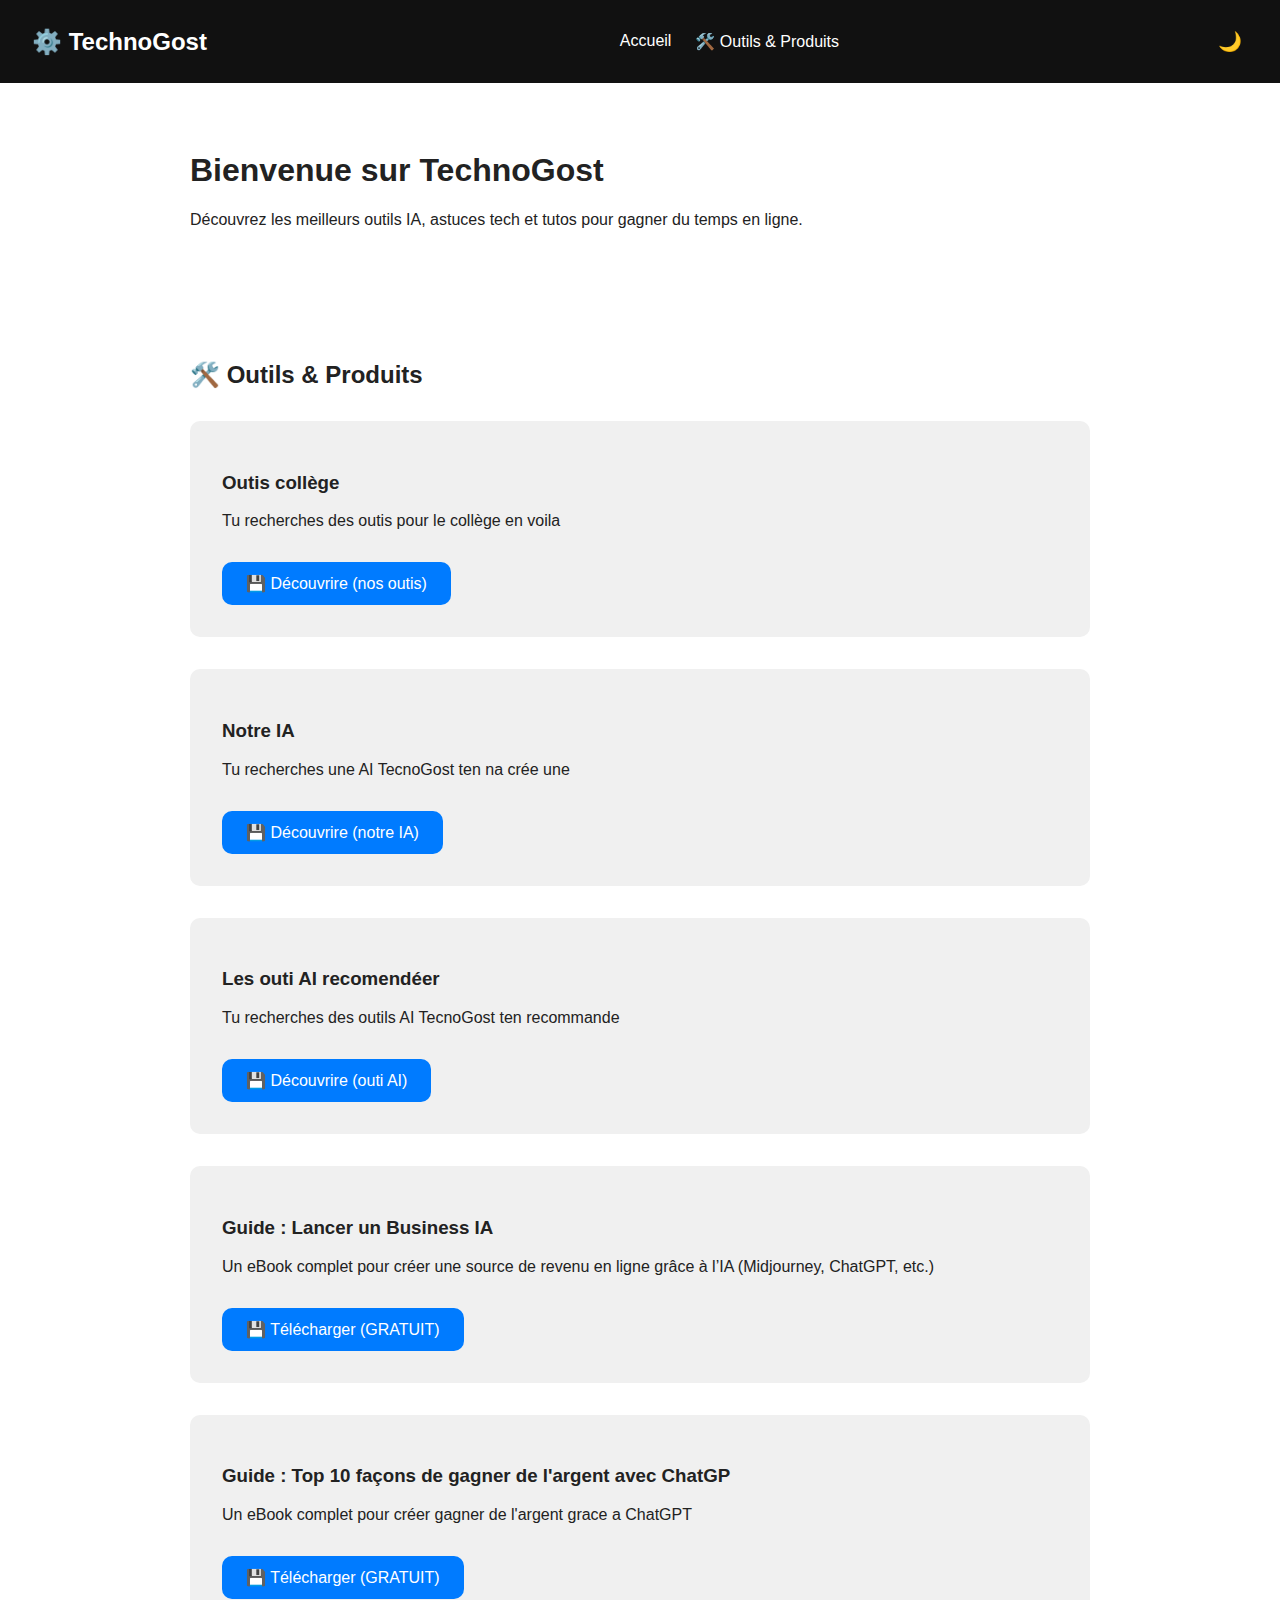
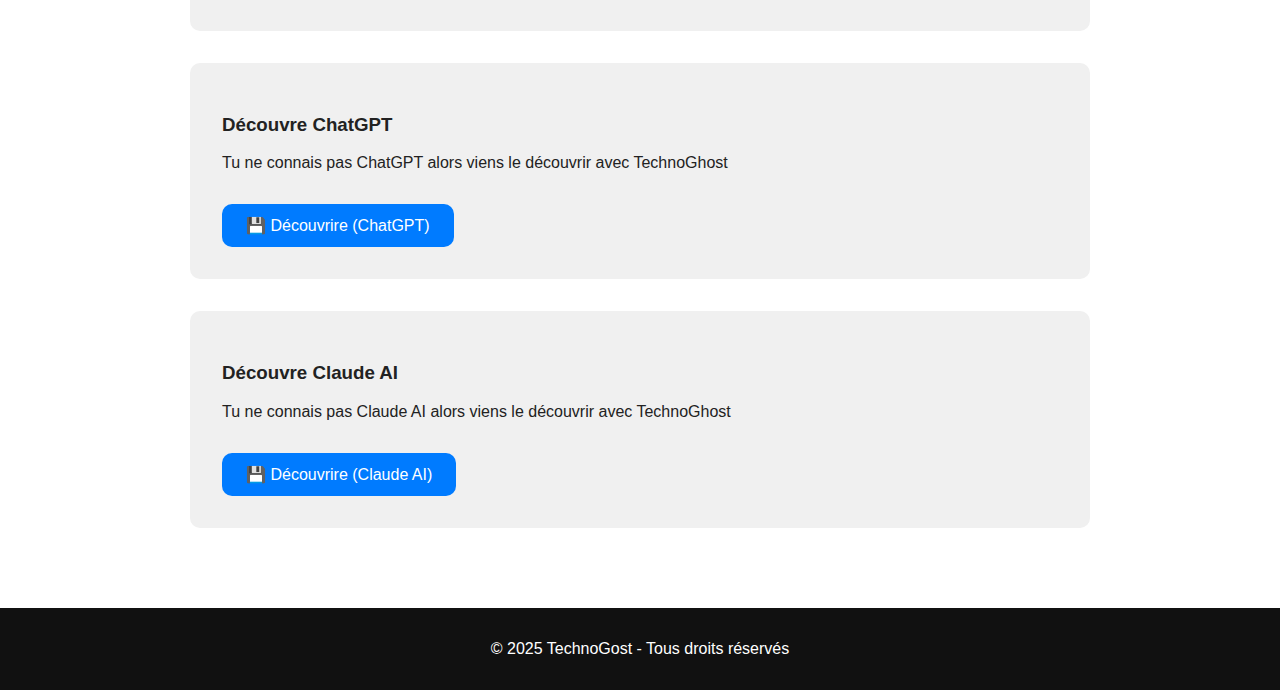
<file: index.html>
<!DOCTYPE html>
<html lang="fr">
<head>
  <meta charset="UTF-8" />
  <meta name="viewport" content="width=device-width, initial-scale=1.0"/>
  <title>TechnoGost - IA & Tech</title>
  <link rel="stylesheet" href="style.css" />
  <script defer src="script.js"></script>
</head>
<body>
  <header>
    <div class="logo">⚙️ TechnoGost</div>
    <nav>
      <ul>
        <li><a href="#accueil">Accueil</a></li>

        <!--
        <li><a href="#videos">Vidéos</a></li>
        -->

        <li><a href="#produits">🛠️ Outils & Produits</a></li>
      </ul>
    </nav>
    <button id="modeToggle">🌙</button>
  </header>

  <section id="accueil">
    <h1>Bienvenue sur TechnoGost</h1>
    <p>Découvrez les meilleurs outils IA, astuces tech et tutos pour gagner du temps en ligne.</p>
    <!--
    <a href="https://www.youtube.com/@TechboGost-flash" target="_blank" class="btn">📺 Voir la chaîne YouTube</a>
    -->
  </section>

<!--
  <section id="videos">
    <h2>🎥 Dernière vidéo</h2>
    <div class="video-container">
      <iframe width="560" height="315" src="https://www.youtube.com/shorts/4NPIL_VNzWo"
        title="Dernière vidéo" frameborder="0" allowfullscreen></iframe>
    </div>
  </section>
-->

  <section id="produits">
    <h2>🛠️ Outils & Produits</h2>

      <div class="product-card">
      <h3>Outis collège</h3>
      <p>Tu recherches des outis pour le collège en voila</p>
      <a href="Appcollège.html" class="btn">💾 Découvrire (nos outis)</a>
    </div>

      <div class="product-card">
      <h3>Notre IA</h3>
      <p>Tu recherches une AI TecnoGost ten na crée une</p>
      <a href="AI.html" class="btn">💾 Découvrire (notre IA)</a>
    </div>

      <div class="product-card">
      <h3>Les outi AI recomendéer</h3>
      <p>Tu recherches des outils AI TecnoGost ten recommande</p>
      <a href="page_outils_recommandes.html" class="btn">💾 Découvrire (outi AI)</a>
    </div>

    <div class="product-card">
      <h3>Guide : Lancer un Business IA</h3>
      <p>Un eBook complet pour créer une source de revenu en ligne grâce à l’IA (Midjourney, ChatGPT, etc.)</p>
      <a href="page_vente_guide_ia.html" class="btn">💾 Télécharger (GRATUIT)</a>
    </div>
      
    <div class="product-card">
      <h3>Guide : Top 10 façons de gagner de l'argent avec ChatGP</h3>
      <p>Un eBook complet pour créer gagner de l'argent grace a ChatGPT</p>
      <a href="page_telechargement_ebook.html" class="btn">💾 Télécharger (GRATUIT)</a>
    </div>

      <div class="product-card">
      <h3>Découvre ChatGPT</h3>
      <p>Tu ne connais pas ChatGPT alors viens le découvrir avec TechnoGhost</p>
      <a href="decouvrir_chatgpt_technogost.html" class="btn">💾 Découvrire (ChatGPT)</a>
    </div>

      <div class="product-card">
      <h3>Découvre Claude AI</h3>
      <p>Tu ne connais pas Claude AI alors viens le découvrir avec TechnoGhost</p>
      <a href="claudeaidecouvre.html" class="btn">💾 Découvrire (Claude AI)</a>
    </div>
  </section>

  <footer>
    <p>&copy; 2025 TechnoGost - Tous droits réservés</p>
  </footer>
</body>
</html>
</file>
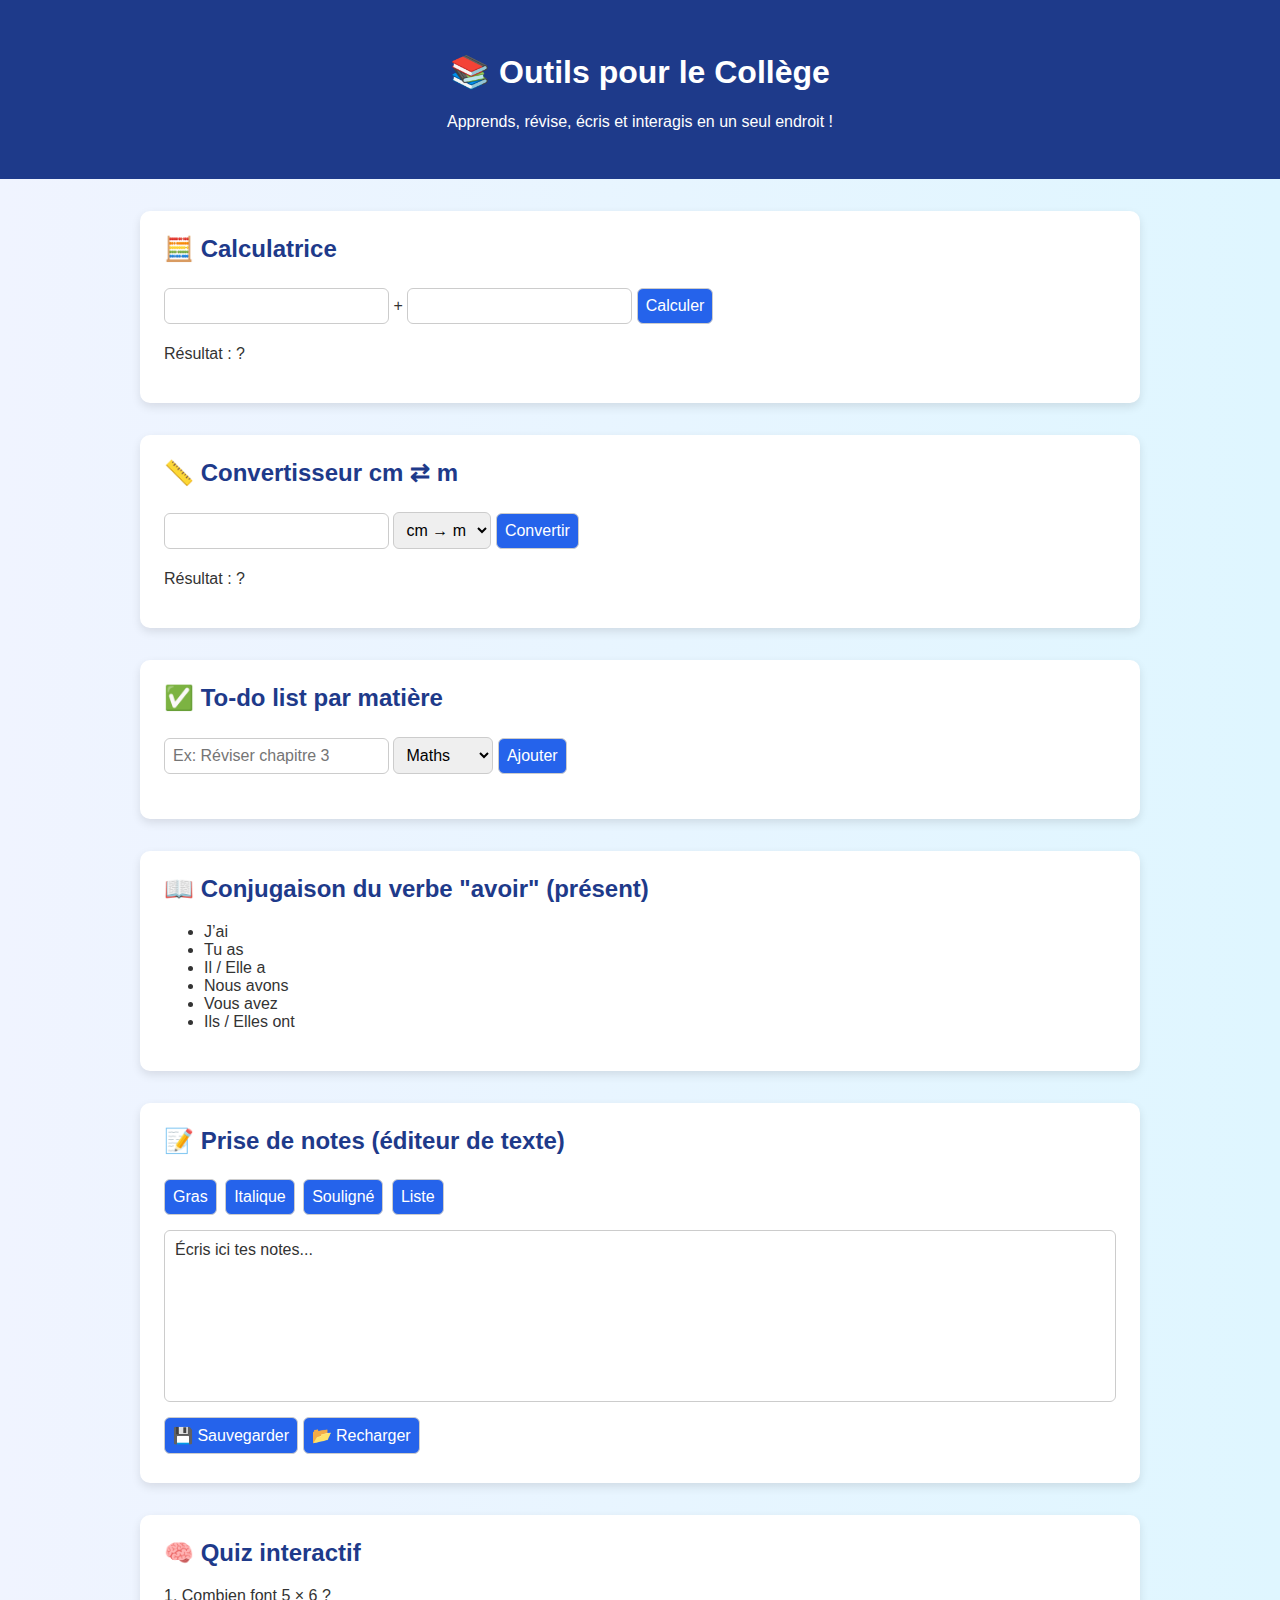
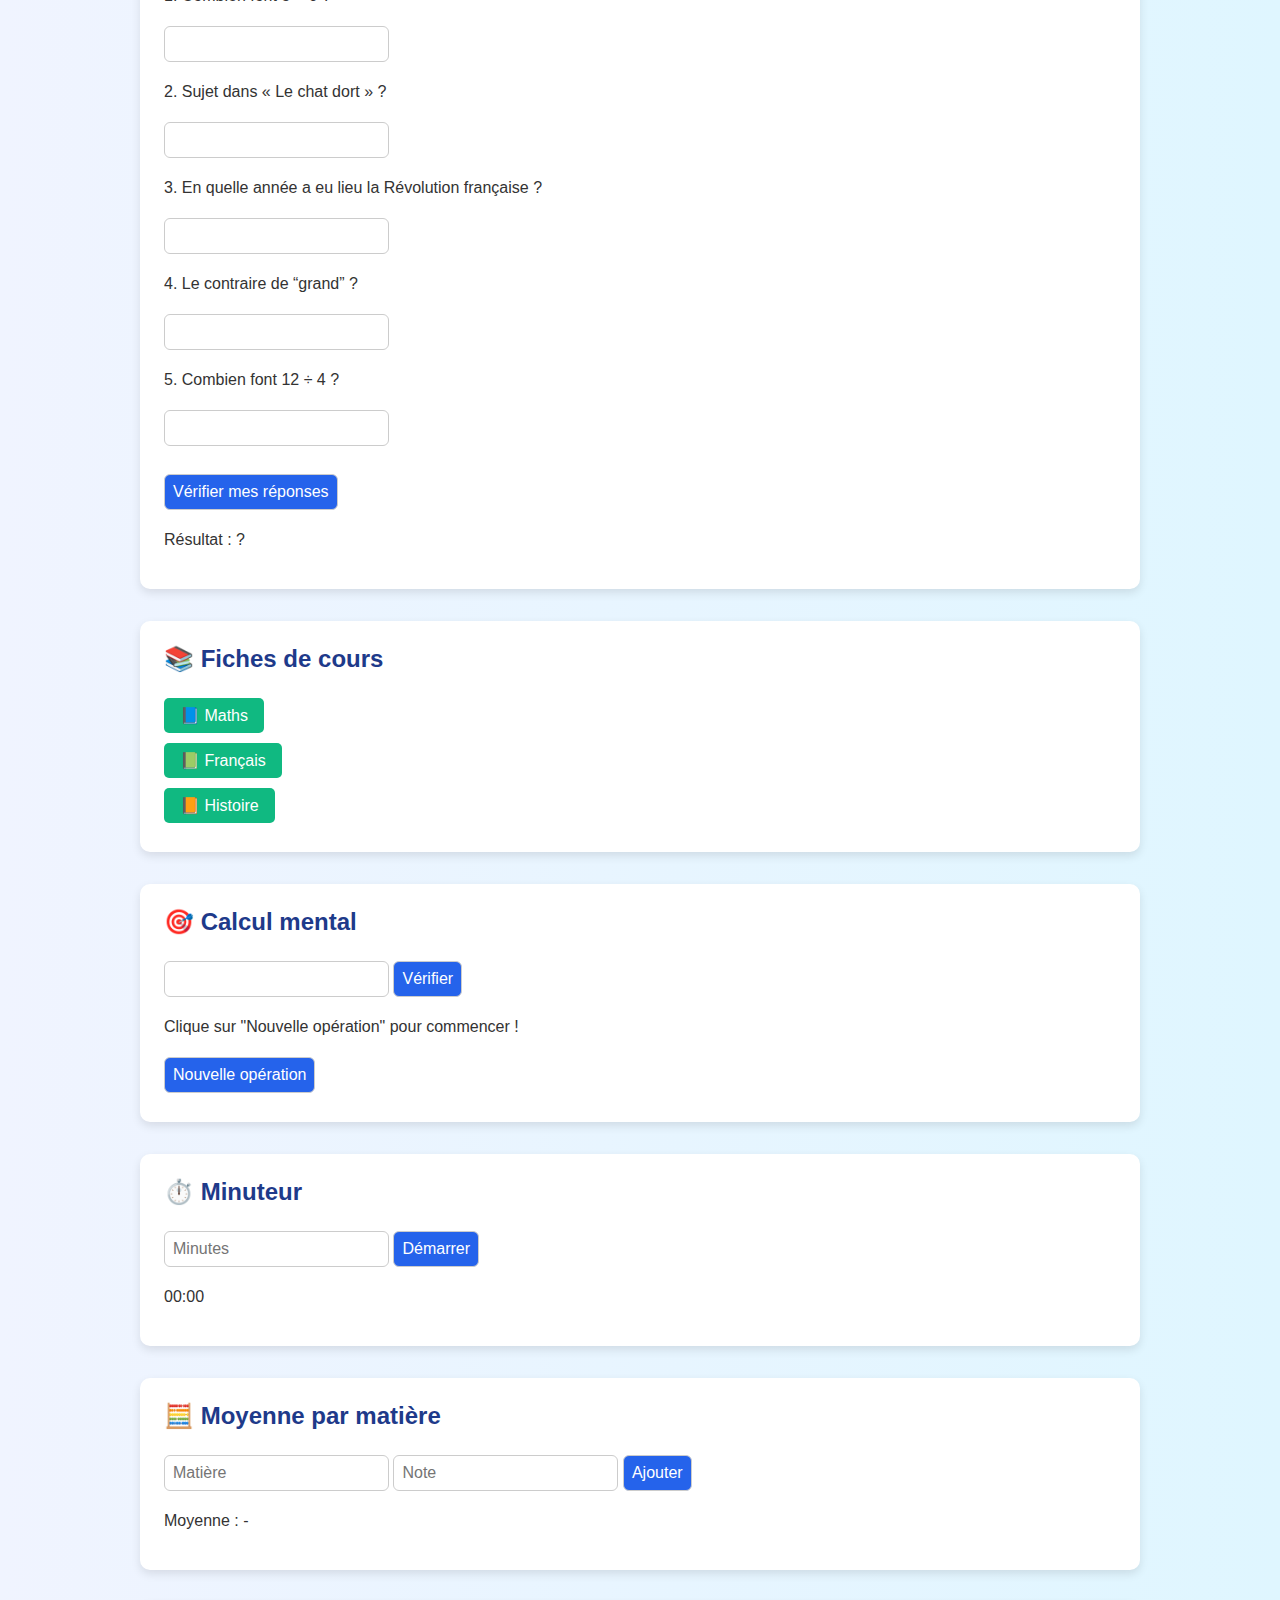
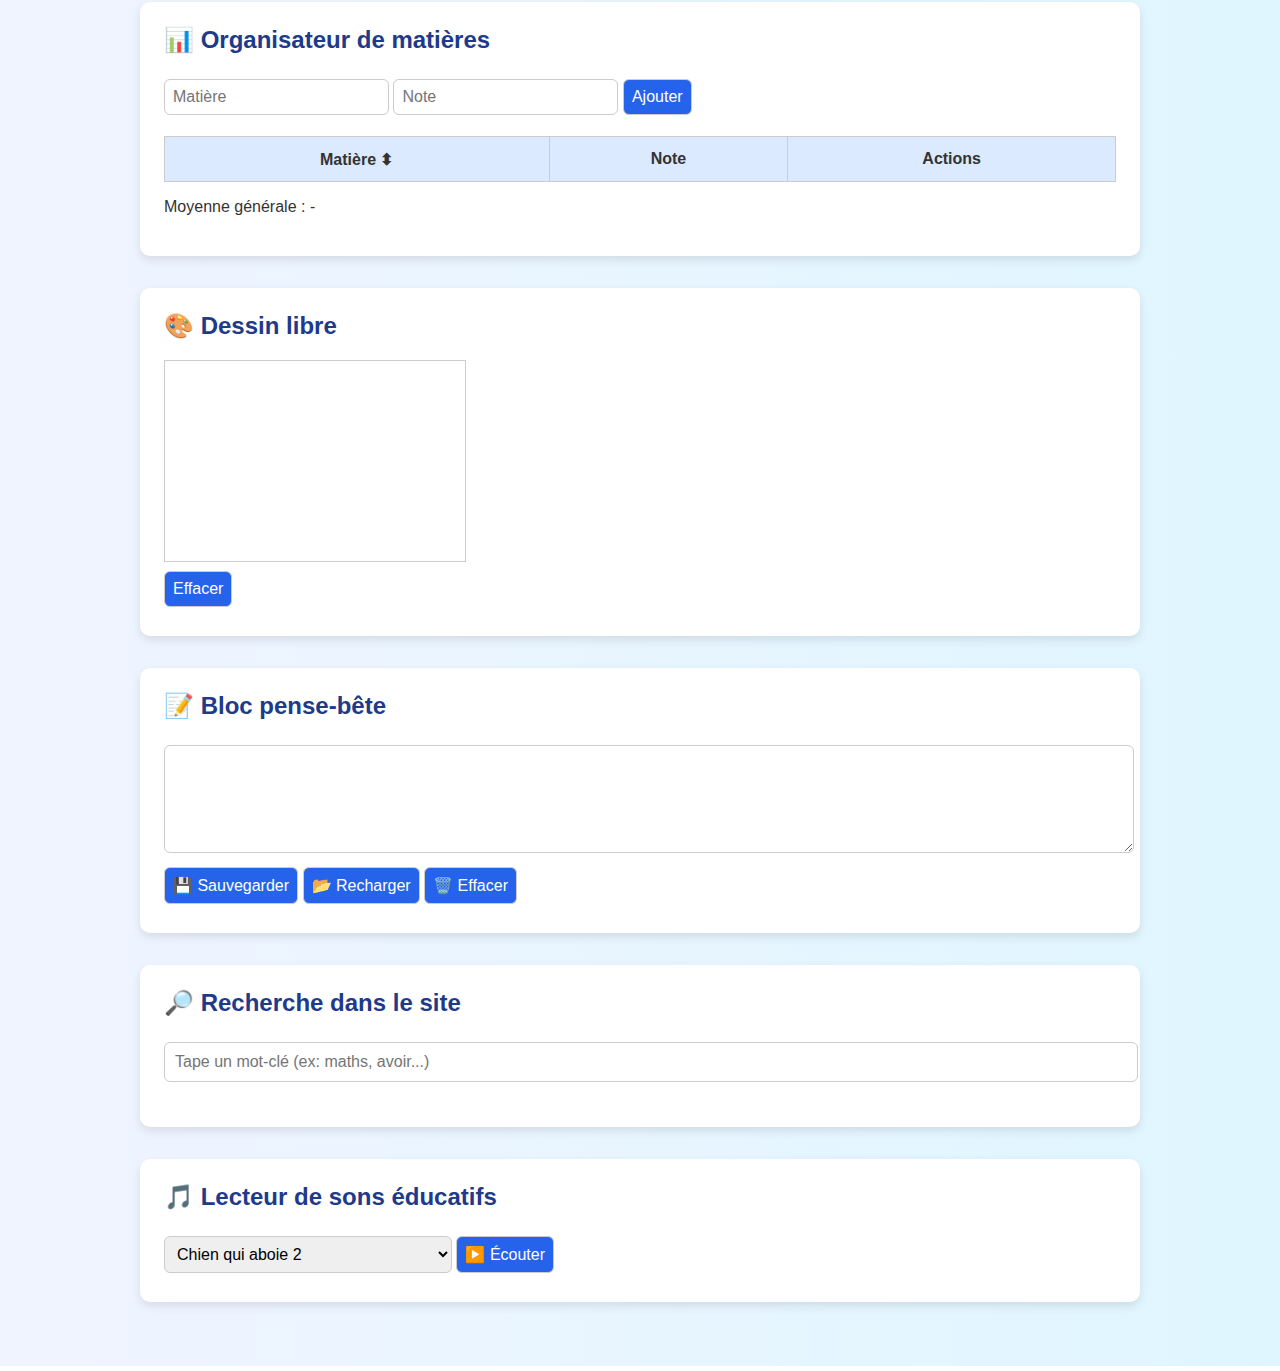
<file: Appcollège.html>
<!DOCTYPE html>
<html lang="fr">
<head>
  <meta charset="UTF-8">
  <title>Outils pour le Collège</title>
  <meta name="viewport" content="width=device-width, initial-scale=1.0">
  <style>
    body {
      font-family: 'Segoe UI', sans-serif;
      background: linear-gradient(to right, #f0f4ff, #dff6ff);
      margin: 0;
      color: #333;
    }

    header {
      background-color: #1e3a8a;
      color: white;
      padding: 2rem;
      text-align: center;
    }

    main {
      max-width: 1000px;
      margin: auto;
      padding: 2rem;
    }

    section {
      background: white;
      margin-bottom: 2rem;
      padding: 1.5rem;
      border-radius: 10px;
      box-shadow: 0 4px 10px rgba(0, 0, 0, 0.1);
    }

    h2 {
      color: #1e3a8a;
      margin-top: 0;
    }

    input, select, button, textarea {
      font-size: 1rem;
      padding: 8px;
      margin: 5px 0;
      border-radius: 6px;
      border: 1px solid #ccc;
    }

    button {
      background-color: #2563eb;
      color: white;
      cursor: pointer;
    }

    button:hover {
      background-color: #1d4ed8;
    }

    table {
      width: 100%;
      border-collapse: collapse;
      margin-top: 1rem;
    }

    th, td {
      border: 1px solid #ccc;
      padding: 0.8rem;
      text-align: center;
    }

    th {
      background-color: #dbeafe;
    }

    td:hover {
      background-color: #fef08a;
      cursor: pointer;
    }

    .downloads a {
      display: inline-block;
      background: #10b981;
      color: white;
      padding: 0.5rem 1rem;
      margin: 5px 0;
      border-radius: 5px;
      text-decoration: none;
    }

    .downloads a:hover {
      background: #059669;
    }

    .editor-toolbar button {
      margin-right: 4px;
    }

    .editor {
      border: 1px solid #ccc;
      min-height: 150px;
      padding: 10px;
      margin-top: 10px;
      border-radius: 6px;
      background-color: #fff;
    }

    /* To-Do List */
    .tache {
      display: flex;
      align-items: center;
      justify-content: space-between;
      background-color: #f0f0f0;
      border-left: 8px solid gray;
      padding: 10px;
      margin-bottom: 8px;
      border-radius: 6px;
    }

    .tache span {
      flex: 1;
      margin-left: 10px;
    }

    .tache input[type="checkbox"] {
      transform: scale(1.2);
    }

    .tache.surlignee {
      text-decoration: line-through;
      opacity: 0.6;
    }

    .matiere-Maths { border-color: #f87171; }
    .matiere-Français { border-color: #60a5fa; }
    .matiere-Histoire { border-color: #fbbf24; }
    .matiere-SVT { border-color: #34d399; }
    .matiere-Anglais { border-color: #a78bfa; }
    .matiere-EPS { border-color: #f472b6; }
  </style>
</head>
<body>

  <header>
    <h1>📚 Outils pour le Collège</h1>
    <p>Apprends, révise, écris et interagis en un seul endroit !</p>
  </header>

  <main>

    <!-- CALCULATRICE -->
    <section>
      <h2>🧮 Calculatrice</h2>
      <input type="number" id="calc1"> +
      <input type="number" id="calc2">
      <button onclick="calculer()">Calculer</button>
      <p>Résultat : <span id="calcResult">?</span></p>
    </section>

    <!-- CONVERTISSEUR -->
    <section>
      <h2>📏 Convertisseur cm ⇄ m</h2>
      <input type="number" id="valeur">
      <select id="unite">
        <option value="cmToM">cm → m</option>
        <option value="mToCm">m → cm</option>
      </select>
      <button onclick="convertir()">Convertir</button>
      <p>Résultat : <span id="convResult">?</span></p>
    </section>

    <!-- TO-DO LIST -->
    <section>
      <h2>✅ To-do list par matière</h2>
      <input type="text" id="todoText" placeholder="Ex: Réviser chapitre 3">
      <select id="matiereSelect">
        <option value="Maths">Maths</option>
        <option value="Français">Français</option>
        <option value="Histoire">Histoire</option>
        <option value="SVT">SVT</option>
        <option value="Anglais">Anglais</option>
        <option value="EPS">EPS</option>
      </select>
      <button onclick="ajouterTache()">Ajouter</button>
      <ul id="todoList" style="list-style: none; padding: 0; margin-top: 1rem;"></ul>
    </section>

    <!-- CONJUGAISON -->
    <section>
      <h2>📖 Conjugaison du verbe "avoir" (présent)</h2>
      <ul>
        <li>J’ai</li>
        <li>Tu as</li>
        <li>Il / Elle a</li>
        <li>Nous avons</li>
        <li>Vous avez</li>
        <li>Ils / Elles ont</li>
      </ul>
    </section>

    <!-- EDITEUR DE TEXTE -->
    <section>
      <h2>📝 Prise de notes (éditeur de texte)</h2>
      <div class="editor-toolbar">
        <button onclick="execCmd('bold')">Gras</button>
        <button onclick="execCmd('italic')">Italique</button>
        <button onclick="execCmd('underline')">Souligné</button>
        <button onclick="execCmd('insertUnorderedList')">Liste</button>
      </div>
      <div id="editor" class="editor" contenteditable="true">Écris ici tes notes...</div>
      <div style="margin-top: 10px;">
        <button onclick="sauvegarderNotes()">💾 Sauvegarder</button>
        <button onclick="rechargerNotes()">📂 Recharger</button>
      </div>
    </section>

    <!-- QUIZ -->
    <section>
      <h2>🧠 Quiz interactif</h2>
      <div>
        <p>1. Combien font 5 × 6 ?</p>
        <input type="number" id="q1">
        <p>2. Sujet dans « Le chat dort » ?</p>
        <input type="text" id="q2">
        <p>3. En quelle année a eu lieu la Révolution française ?</p>
        <input type="number" id="q3">
        <p>4. Le contraire de “grand” ?</p>
        <input type="text" id="q4">
        <p>5. Combien font 12 ÷ 4 ?</p>
        <input type="number" id="q5">
        <br><br>
        <button onclick="corrigerQuiz()">Vérifier mes réponses</button>
        <p>Résultat : <span id="quizResult">?</span></p>
      </div>
    </section>

    <!-- FICHES DE COURS -->
    <section>
      <h2>📚 Fiches de cours</h2>
      <div class="downloads">
        <a href="#" onclick="alert('Téléchargement de Maths.pdf')">📘 Maths</a><br>
        <a href="#" onclick="alert('Téléchargement de Français.pdf')">📗 Français</a><br>
        <a href="#" onclick="alert('Téléchargement de Histoire.pdf')">📙 Histoire</a>
      </div>
    </section>

    <!-- CALCUL MENTAL -->
<section>
  <h2>🎯 Calcul mental</h2>
  <p id="operation"></p>
  <input type="number" id="reponseCalc">
  <button onclick="verifierCalcul()">Vérifier</button>
  <p id="resultatCalc">Clique sur "Nouvelle opération" pour commencer !</p>
  <button onclick="nouvelleOperation()">Nouvelle opération</button>
</section>

<!-- MINUTEUR -->
<section>
  <h2>⏱️ Minuteur</h2>
  <input type="number" id="minutes" placeholder="Minutes">
  <button onclick="demarrerMinuteur()">Démarrer</button>
  <p id="timerAffichage">00:00</p>
</section>

<!-- MOYENNE -->
<section>
  <h2>🧮 Moyenne par matière</h2>
  <input type="text" id="matiereNom" placeholder="Matière">
  <input type="number" id="note" placeholder="Note">
  <button onclick="ajouterNote()">Ajouter</button>
  <ul id="listeNotes"></ul>
  <p>Moyenne : <span id="moyenneResultat">-</span></p>
</section>

<section>
  <h2>📊 Organisateur de matières</h2>
  <input type="text" id="matiereOrg" placeholder="Matière">
  <input type="number" id="noteOrg" placeholder="Note">
  <button onclick="ajouterNoteMatiere()">Ajouter</button>
  <table id="tableMatiere">
    <thead>
      <tr>
        <th onclick="trierTable()">Matière ⬍</th>
        <th>Note</th>
        <th>Actions</th>
      </tr>
    </thead>
    <tbody></tbody>
  </table>
  <p>Moyenne générale : <span id="moyenneGenerale">-</span></p>
</section>
<section>
  <h2>🎨 Dessin libre</h2>
  <canvas id="zoneDessin" width="300" height="200" style="border:1px solid #ccc; background:white;"></canvas><br>
  <button onclick="effacerDessin()">Effacer</button>
</section>
<!-- BLOC PENSE-BÊTE -->
<section>
  <h2>📝 Bloc pense-bête</h2>
  <textarea id="stickyNote" rows="5" style="width: 100%;"></textarea><br>
  <button onclick="sauvegarderSticky()">💾 Sauvegarder</button>
  <button onclick="chargerSticky()">📂 Recharger</button>
  <button onclick="effacerSticky()">🗑️ Effacer</button>
</section>

<!-- BARRE DE RECHERCHE GLOBALE -->
<section>
  <h2>🔎 Recherche dans le site</h2>
  <input type="text" id="champRecherche" placeholder="Tape un mot-clé (ex: maths, avoir...)" oninput="rechercherTexte()" style="width: 100%; padding: 10px;">
  <p id="resultatsRecherche" style="margin-top: 10px; color: #1e3a8a;"></p>
</section>
<section>
  <h2>🎵 Lecteur de sons éducatifs</h2>
  <select id="choixSon">
    <option value="Chien qui aboie 2 (ID 2954)_LS.wav">Chien qui aboie 2</option>
    <option value="Clavier d ordinateur (ID 0229)_LS.wav">Clavier d ordinateur</option>
    <option value="Cloche d eglise (ID 0135)_LS.wav">Cloche d eglise</option>
    <option value="Cri wilhelm (ID 0477)_LS.wav">Cri wilhelm</option>
    <option value="Crissement de pneus 1 (ID 2368)_LS.wav">Crissement de pneus 1</option>
    <option value="Discussions exterieures 2 (ID 2969)_LS.wav">Discussions exterieures 2</option>
    <option value="Foret (ID 0100)_LS.wav">Foret</option>
    <option value="Foret et ruisseau 1 (ID 2713)_LS.wav">Foret et ruisseau 1</option>
    <option value="Hurlement 1 fille 1 (ID 1662)_LS.wav">Hurlement 1 fille 1</option>
    <option value="Iphone son appareil photo (ID 0448)_LS.wav">Iphone son appareil photo</option>
    <option value="Jingle sncf 2 (ID 0564)_LS.wav">Jingle sncf 2</option>
    <option value="Mer vagues (ID 0266)_LS.wav">Mer vagues</option>
    <option value="Mer vagues moyennes et mouettes (ID 0267)_LS.wav">Mer vagues moyennes et mouettes</option>
    <option value="Message 1 (ID 1111)_LS.wav">Message 1</option>
    <option value="Message envoye (ID 1313)_LS.wav">Message envoye</option>
    <option value="Miaulement chat 2 (ID 1890)_LS.wav">Miaulement chat 2</option>
    <option value="Ouverture sonnerie iphone apple (ID 1699)_LS.wav">Ouverture sonnerie iphone apple</option>
    <option value="Pas chaussure sur parquet (ID 0376)_LS.wav">Pas chaussure sur parquet</option>
    <option value="Pas dans les feuilles (ID 0137)_LS.wav">Pas dans les feuilles</option>
    <option value="Pas rapides sur beton (ID 1318)_LS.wav">Pas rapides sur beton</option>
    <option value="Pet 3 (ID 0241)_LS.wav">Pet 3</option>
    <option value="Petit ruisseau 4 (ID 1354)_LS.wav">Petit ruisseau 4</option>
    <option value="Pluie et orage 2 (ID 0740)_LS.wav">Pluie et orage 2</option>
    <option value="Respiration homme essouffle (ID 1103)_LS.wav">Respiration homme essouffle</option>
    <option value="Reveil des oiseaux 3 (ID 0999)_LS.wav">Reveil des oiseaux 3</option>
    <option value="Rue d aubervilliers (ID 2722)_LS.wav">Rue d aubervilliers</option>
    <option value="Tic tac mecanique 5 (ID 2816)_LS.wav">Tic tac mecanique 5</option>
    <option value="Tonnerre 4 (ID 3115)_LS.wav">Tonnerre 4</option>
    <option value="Une minute de silence (ID 0917)_LS.wav">Une minute de silence</option>
    <option value="Vent (ID 0595)_LS.wav">Vent</option>
    <option value="Vent dans les herbes hautes (ID 0908)_LS.wav">Vent dans les herbes hautes</option>
    <option value="Whoosh 4 (ID 1796)_LS.wav">Whoosh 4</option>
    <option value="Bebe qui pleure (ID 0233)_LS.wav">Bebe qui pleure</option>
    <option value="Bip de caisse (ID 1417)_LS.wav">Bip de caisse</option>
    <option value="Bruit blanc (ID 1037)_LS.wav">Bruit blanc</option>
    <option value="Bulles eclatent (ID 1074)_LS.wav">Bulles eclatent</option>
    <option value="Campagne la nuit 4 (ID 1880)_LS.wav">Campagne la nuit 4</option>
    <option value="Carillon d entree 6 (ID 2365)_LS.wav">Carillon d entree 6</option>
    <option value="Cassette audio retour musique 8 (ID 2174)_LS.wav">Cassette audio retour musique 8</option>
    <option value="Cris et applaudissements d ados 2 (ID 0237)_LS.wav">Cris et applaudissements d ados 2</option>
    <option value="Explosion au loin (ID 1023)_LS.wav">Explosion au loin</option>
    <option value="Foret vent a la cime des arbres (ID 0904)_LS.wav">Foret vent a la cime des arbres</option>
    <option value="Grand feu de branches 1 (ID 0987)_LS.wav">Grand feu de branches 1</option>
    <option value="Grincement de porte 8 (ID 3211)_LS.wav">Grincement de porte 8</option>
    <option value="Hennissement de cheval 3 (ID 0863)_LS.wav">Hennissement de cheval 3</option>
    <option value="Horloge (ID 0007)_LS.wav">Horloge</option>
    <option value="Iphone sonnerie marimba (ID 0452)_LS.wav">Iphone sonnerie marimba</option>
    <option value="Machine a ecrire 8 (ID 2841)_LS.wav">Machine a ecrire 8</option>
    <option value="Oiseaux du soir (ID 1859)_LS.wav">Oiseaux du soir</option>
    <option value="Petites vagues face ocean (ID 1046)_LS.wav">Petites vagues face ocean</option>
    <option value="Plouf gros 3 (ID 1521)_LS.wav">Plouf gros 3</option>
    <option value="Pluie d ete sur terrasse (ID 1019)_LS.wav">Pluie d ete sur terrasse</option>
    <option value="Porte d appartement ouverture 2 (ID 1703)_LS.wav">Porte d appartement ouverture 2</option>
    <option value="Portiere de voiture 4 (ID 1526)_LS.wav">Portiere de voiture 4</option>
    <option value="Recreation maternelle 7 (ID 2746)_LS.wav">Recreation maternelle 7</option>
    <option value="Soiree discussions moyennes (ID 0684)_LS.wav">Soiree discussions moyennes</option>
    <option value="Telephone a cadran (ID 0001)_LS.wav">Telephone a cadran</option>
    <option value="Verre qui eclate (ID 0148)_LS.wav">Verre qui eclate</option>
  </select>
  <button onclick="jouerSon()">▶️ Écouter</button>
  <audio id="lecteurAudio" controls style="display:none; margin-top: 10px;"></audio>
</section>

  </main>

  <script>
    function calculer() {
      const a = parseFloat(document.getElementById("calc1").value);
      const b = parseFloat(document.getElementById("calc2").value);
      const res = a + b;
      document.getElementById("calcResult").textContent = isNaN(res) ? "Erreur" : res;
    }

    function convertir() {
      const val = parseFloat(document.getElementById("valeur").value);
      const unite = document.getElementById("unite").value;
      let res;
      if (unite === "cmToM") res = val / 100 + " m";
      else res = val * 100 + " cm";
      document.getElementById("convResult").textContent = isNaN(val) ? "Erreur" : res;
    }

    function showSubject(matiere) {
      alert("Tu as cours de : " + matiere);
    }

    function execCmd(cmd) {
      document.execCommand(cmd, false, null);
    }

    function sauvegarderNotes() {
      localStorage.setItem("mesNotes", document.getElementById("editor").innerHTML);
      alert("Notes sauvegardées !");
    }

    function rechargerNotes() {
      const contenu = localStorage.getItem("mesNotes");
      if (contenu) {
        document.getElementById("editor").innerHTML = contenu;
        alert("Notes rechargées !");
      } else {
        alert("Aucune note trouvée.");
      }
    }

    function corrigerQuiz() {
      let score = 0;
      if (parseInt(document.getElementById("q1").value) === 30) score++;
      if (document.getElementById("q2").value.trim().toLowerCase() === "le chat") score++;
      if (parseInt(document.getElementById("q3").value) === 1789) score++;
      if (document.getElementById("q4").value.trim().toLowerCase() === "petit") score++;
      if (parseInt(document.getElementById("q5").value) === 3) score++;
      document.getElementById("quizResult").textContent = `${score}/5 bonnes réponses`;
    }

    function ajouterTache() {
      const texte = document.getElementById("todoText").value.trim();
      const matiere = document.getElementById("matiereSelect").value;
      if (texte === "") {
        alert("Écris une tâche !");
        return;
      }

      const liste = document.getElementById("todoList");
      const li = document.createElement("li");
      li.className = `tache matiere-${matiere}`;

      const checkbox = document.createElement("input");
      checkbox.type = "checkbox";
      checkbox.onchange = function () {
        li.classList.toggle("surlignee");
      };

      const span = document.createElement("span");
      span.textContent = `[${matiere}] ${texte}`;

      const boutonSuppr = document.createElement("button");
      boutonSuppr.textContent = "❌";
      boutonSuppr.style.marginLeft = "10px";
      boutonSuppr.onclick = () => li.remove();

      li.appendChild(checkbox);
      li.appendChild(span);
      li.appendChild(boutonSuppr);
      liste.appendChild(li);

      document.getElementById("todoText").value = "";
    }

    // CALCUL MENTAL
let resultatAttendu = 0;

function nouvelleOperation() {
  const a = Math.floor(Math.random() * 10) + 1;
  const b = Math.floor(Math.random() * 10) + 1;
  const operateurs = ['+', '-', '×'];
  const op = operateurs[Math.floor(Math.random() * operateurs.length)];
  let operationTexte = `${a} ${op} ${b}`;
  switch(op) {
    case '+': resultatAttendu = a + b; break;
    case '-': resultatAttendu = a - b; break;
    case '×': resultatAttendu = a * b; break;
  }
  document.getElementById("operation").textContent = operationTexte;
  document.getElementById("resultatCalc").textContent = "";
  document.getElementById("reponseCalc").value = "";
}

function verifierCalcul() {
  const val = parseInt(document.getElementById("reponseCalc").value);
  const res = (val === resultatAttendu) ? "✅ Bravo !" : `❌ Mauvaise réponse (c'était ${resultatAttendu})`;
  document.getElementById("resultatCalc").textContent = res;
}

// MINUTEUR
let intervalle;

function demarrerMinuteur() {
  clearInterval(intervalle);
  const minutes = parseInt(document.getElementById("minutes").value);
  if (isNaN(minutes) || minutes <= 0) {
    alert("Entre une durée en minutes !");
    return;
  }
  let tempsRestant = minutes * 60;
  const affichage = document.getElementById("timerAffichage");

  intervalle = setInterval(() => {
    const m = Math.floor(tempsRestant / 60);
    const s = tempsRestant % 60;
    affichage.textContent = `${String(m).padStart(2, '0')}:${String(s).padStart(2, '0')}`;
    tempsRestant--;

    if (tempsRestant < 0) {
      clearInterval(intervalle);
      alert("⏰ Temps écoulé !");
      affichage.textContent = "00:00";
    }
  }, 1000);
}

// MOYENNE
let notesParMatiere = [];

function ajouterNote() {
  const matiere = document.getElementById("matiereNom").value.trim();
  const note = parseFloat(document.getElementById("note").value);
  if (!matiere || isNaN(note)) {
    alert("Remplis la matière et une note valide !");
    return;
  }

  notesParMatiere.push(note);
  const ul = document.getElementById("listeNotes");
  const li = document.createElement("li");
  li.textContent = `${matiere} : ${note}`;
  ul.appendChild(li);

  const somme = notesParMatiere.reduce((a, b) => a + b, 0);
  const moyenne = somme / notesParMatiere.length;
  document.getElementById("moyenneResultat").textContent = moyenne.toFixed(2);

  document.getElementById("note").value = "";
  document.getElementById("matiereNom").value = "";
}
let listeNotes = [];

function ajouterNoteMatiere() {
  const matiere = document.getElementById("matiereOrg").value.trim();
  const note = parseFloat(document.getElementById("noteOrg").value);
  if (!matiere || isNaN(note)) {
    alert("Remplis une matière et une note !");
    return;
  }

  listeNotes.push({ matiere, note });
  afficherTableau();
  calculerMoyenne();
  document.getElementById("matiereOrg").value = "";
  document.getElementById("noteOrg").value = "";
}

function afficherTableau() {
  const tbody = document.querySelector("#tableMatiere tbody");
  tbody.innerHTML = "";
  listeNotes.forEach((item, index) => {
    const tr = document.createElement("tr");
    tr.innerHTML = `
      <td>${item.matiere}</td>
      <td>${item.note}</td>
      <td><button onclick="supprimerNote(${index})">🗑️</button></td>
    `;
    tbody.appendChild(tr);
  });
}

function calculerMoyenne() {
  if (listeNotes.length === 0) {
    document.getElementById("moyenneGenerale").textContent = "-";
    return;
  }
  const somme = listeNotes.reduce((total, item) => total + item.note, 0);
  const moyenne = somme / listeNotes.length;
  document.getElementById("moyenneGenerale").textContent = moyenne.toFixed(2);
}

function supprimerNote(index) {
  listeNotes.splice(index, 1);
  afficherTableau();
  calculerMoyenne();
}

function trierTable() {
  listeNotes.sort((a, b) => a.matiere.localeCompare(b.matiere));
  afficherTableau();
}
const canvas = document.getElementById('zoneDessin');
const ctx = canvas.getContext('2d');
let dessin = false;

canvas.addEventListener('mousedown', () => dessin = true);
canvas.addEventListener('mouseup', () => dessin = false);
canvas.addEventListener('mouseleave', () => dessin = false);
canvas.addEventListener('mousemove', e => {
  if (!dessin) return;
  const rect = canvas.getBoundingClientRect();
  const x = e.clientX - rect.left;
  const y = e.clientY - rect.top;
  ctx.fillStyle = "#000000";
  ctx.fillRect(x, y, 2, 2);
});

function effacerDessin() {
  ctx.clearRect(0, 0, canvas.width, canvas.height);
}
// 📝 PENSE-BÊTE
function sauvegarderSticky() {
  const note = document.getElementById("stickyNote").value;
  localStorage.setItem("stickyNote", note);
  alert("Note sauvegardée !");
}

function chargerSticky() {
  const note = localStorage.getItem("stickyNote");
  document.getElementById("stickyNote").value = note || "";
  alert(note ? "Note rechargée !" : "Aucune note trouvée.");
}

function effacerSticky() {
  localStorage.removeItem("stickyNote");
  document.getElementById("stickyNote").value = "";
  alert("Note effacée !");
}

// 🔎 RECHERCHE GLOBALE
function rechercherTexte() {
  const mot = document.getElementById("champRecherche").value.toLowerCase().trim();
  const zones = document.querySelectorAll("main section");
  let total = 0;

  zones.forEach(sec => {
    const texte = sec.textContent.toLowerCase();
    if (mot && texte.includes(mot)) {
      sec.style.border = "2px solid #10b981";
      total++;
    } else {
      sec.style.border = "none";
    }
  });

  document.getElementById("resultatsRecherche").textContent = mot ?
    `${total} section(s) contiennent « ${mot} »` : "";
}
function jouerSon() {
  const audio = document.getElementById("lecteurAudio");
  const fichier = document.getElementById("choixSon").value;
  audio.src = fichier;
  audio.style.display = "block";
  audio.play();
}

  </script>

</body>
</html>
</file>
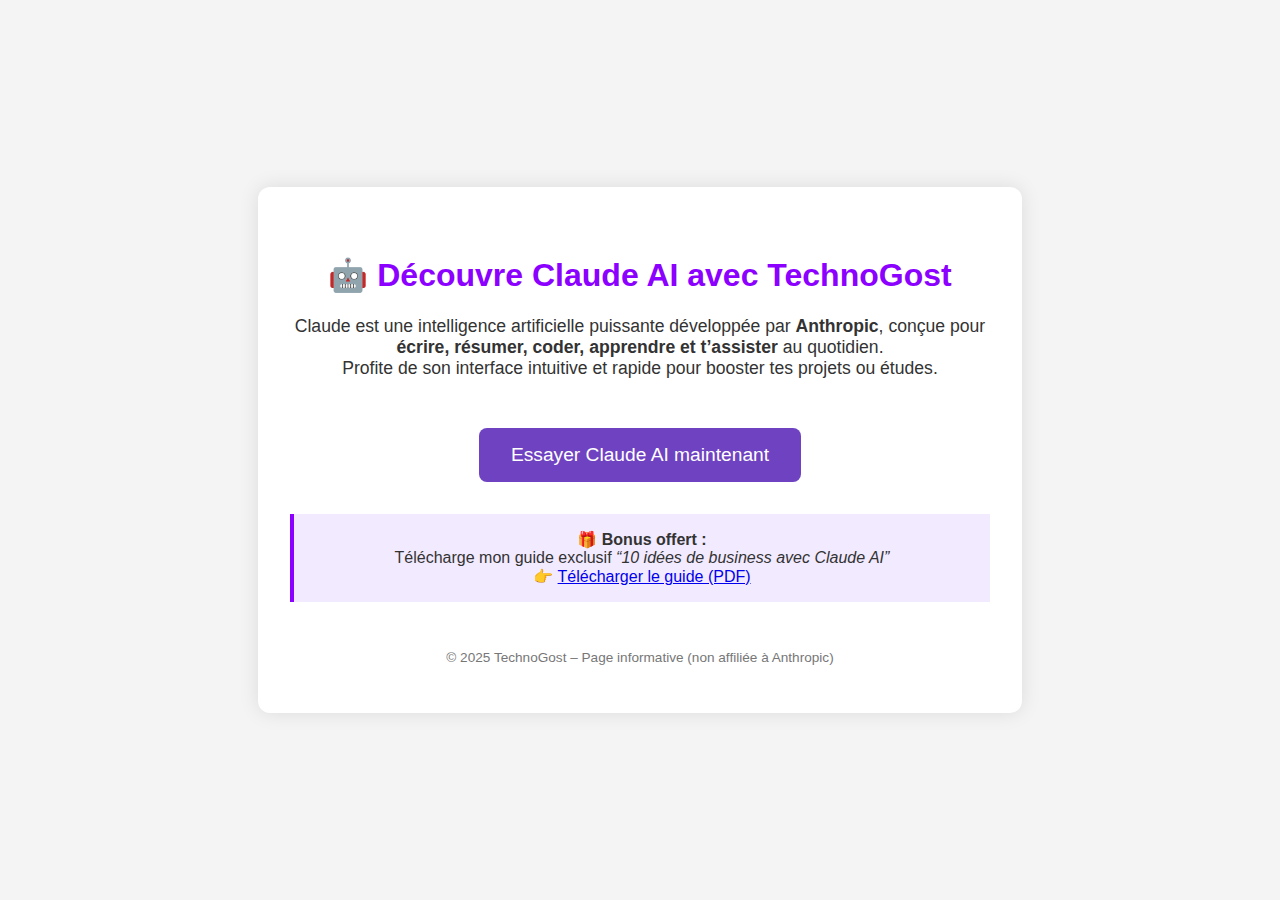
<file: claudeaidecouvre.html>
<!DOCTYPE html>
<html lang="fr">
<head>
  <meta charset="UTF-8" />
  <meta name="viewport" content="width=device-width, initial-scale=1.0" />
  <title>Découvre Claude AI – TechnoGost</title>
  <style>
    body {
      font-family: 'Segoe UI', sans-serif;
      background-color: #f4f4f4;
      color: #333;
      margin: 0;
      padding: 0;
      display: flex;
      flex-direction: column;
      align-items: center;
      justify-content: center;
      min-height: 100vh;
      text-align: center;
    }
    .container {
      background: white;
      padding: 3rem 2rem;
      border-radius: 12px;
      max-width: 700px;
      box-shadow: 0 0 20px rgba(0,0,0,0.1);
    }
    h1 {
      color: #8B00FF;
    }
    p {
      font-size: 1.1rem;
    }
    .btn {
      display: inline-block;
      margin-top: 2rem;
      padding: 1rem 2rem;
      font-size: 1.2rem;
      background-color: #6f42c1;
      color: white;
      text-decoration: none;
      border-radius: 8px;
    }
    .bonus {
      margin-top: 2rem;
      background-color: #f2eaff;
      padding: 1rem;
      border-left: 4px solid #8B00FF;
    }
    footer {
      margin-top: 3rem;
      font-size: 0.85rem;
      color: #777;
    }
  </style>
</head>
<body>
  <div class="container">
    <h1>🤖 Découvre Claude AI avec TechnoGost</h1>
    <p>
      Claude est une intelligence artificielle puissante développée par <strong>Anthropic</strong>, conçue pour <strong>écrire, résumer, coder, apprendre et t’assister</strong> au quotidien.<br>
      Profite de son interface intuitive et rapide pour booster tes projets ou études.
    </p>

    <a class="btn" href="https://claude.ai/" target="_blank">Essayer Claude AI maintenant</a>

    <div class="bonus">
      🎁 <strong>Bonus offert :</strong><br>
      Télécharge mon guide exclusif <em>“10 idées de business avec Claude AI”</em><br>
      👉 <a href="Ebook_TechnoGost_Business_Claude.pdf" download>Télécharger le guide (PDF)</a>
    </div>

    <footer>
      © 2025 TechnoGost – Page informative (non affiliée à Anthropic)
    </footer>
  </div>
</body>
</html>
</file>
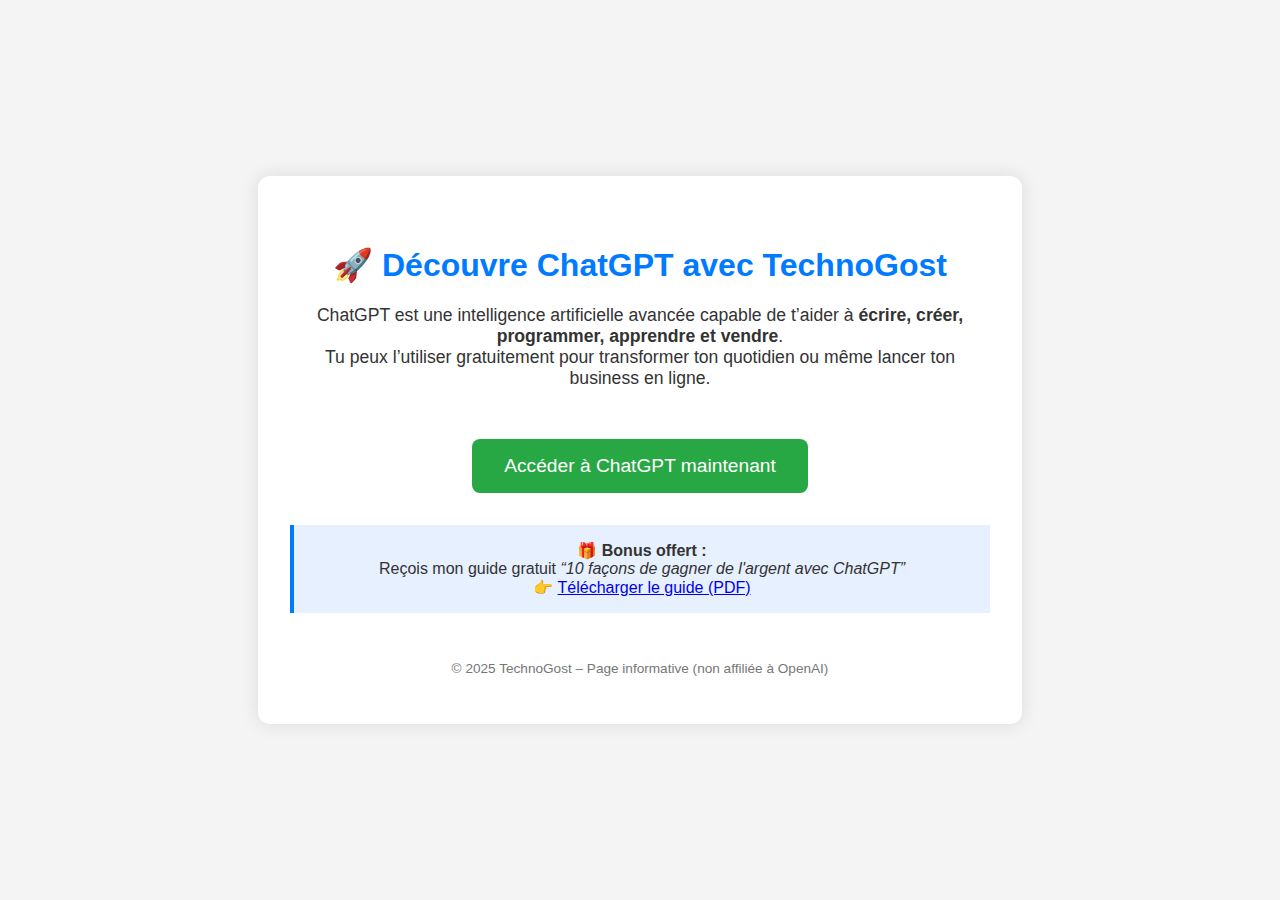
<file: decouvrir_chatgpt_technogost.html>
<!DOCTYPE html>
<html lang="fr">
<head>
  <meta charset="UTF-8" />
  <meta name="viewport" content="width=device-width, initial-scale=1.0" />
  <title>Découvre ChatGPT – TechnoGost</title>
  <style>
    body {
      font-family: 'Segoe UI', sans-serif;
      background-color: #f4f4f4;
      color: #333;
      margin: 0;
      padding: 0;
      display: flex;
      flex-direction: column;
      align-items: center;
      justify-content: center;
      min-height: 100vh;
      text-align: center;
    }
    .container {
      background: white;
      padding: 3rem 2rem;
      border-radius: 12px;
      max-width: 700px;
      box-shadow: 0 0 20px rgba(0,0,0,0.1);
    }
    h1 {
      color: #007bff;
    }
    p {
      font-size: 1.1rem;
    }
    .btn {
      display: inline-block;
      margin-top: 2rem;
      padding: 1rem 2rem;
      font-size: 1.2rem;
      background-color: #28a745;
      color: white;
      text-decoration: none;
      border-radius: 8px;
    }
    .bonus {
      margin-top: 2rem;
      background-color: #e6f0ff;
      padding: 1rem;
      border-left: 4px solid #007bff;
    }
    footer {
      margin-top: 3rem;
      font-size: 0.85rem;
      color: #777;
    }
  </style>
</head>
<body>
  <div class="container">
    <h1>🚀 Découvre ChatGPT avec TechnoGost</h1>
    <p>
      ChatGPT est une intelligence artificielle avancée capable de t’aider à <strong>écrire, créer, programmer, apprendre et vendre</strong>.<br>
      Tu peux l’utiliser gratuitement pour transformer ton quotidien ou même lancer ton business en ligne.
    </p>

    <a class="btn" href="https://chat.openai.com/" target="_blank">Accéder à ChatGPT maintenant</a>

    <div class="bonus">
      🎁 <strong>Bonus offert :</strong><br>
      Reçois mon guide gratuit <em>“10 façons de gagner de l'argent avec ChatGPT”</em><br>
      👉 <a href="Ebook_TechnoGost_Gagner_Argent_ChatGPT.pdf" download>Télécharger le guide (PDF)</a>
    </div>

    <footer>
      © 2025 TechnoGost – Page informative (non affiliée à OpenAI)
    </footer>
  </div>
</body>
</html>
</file>
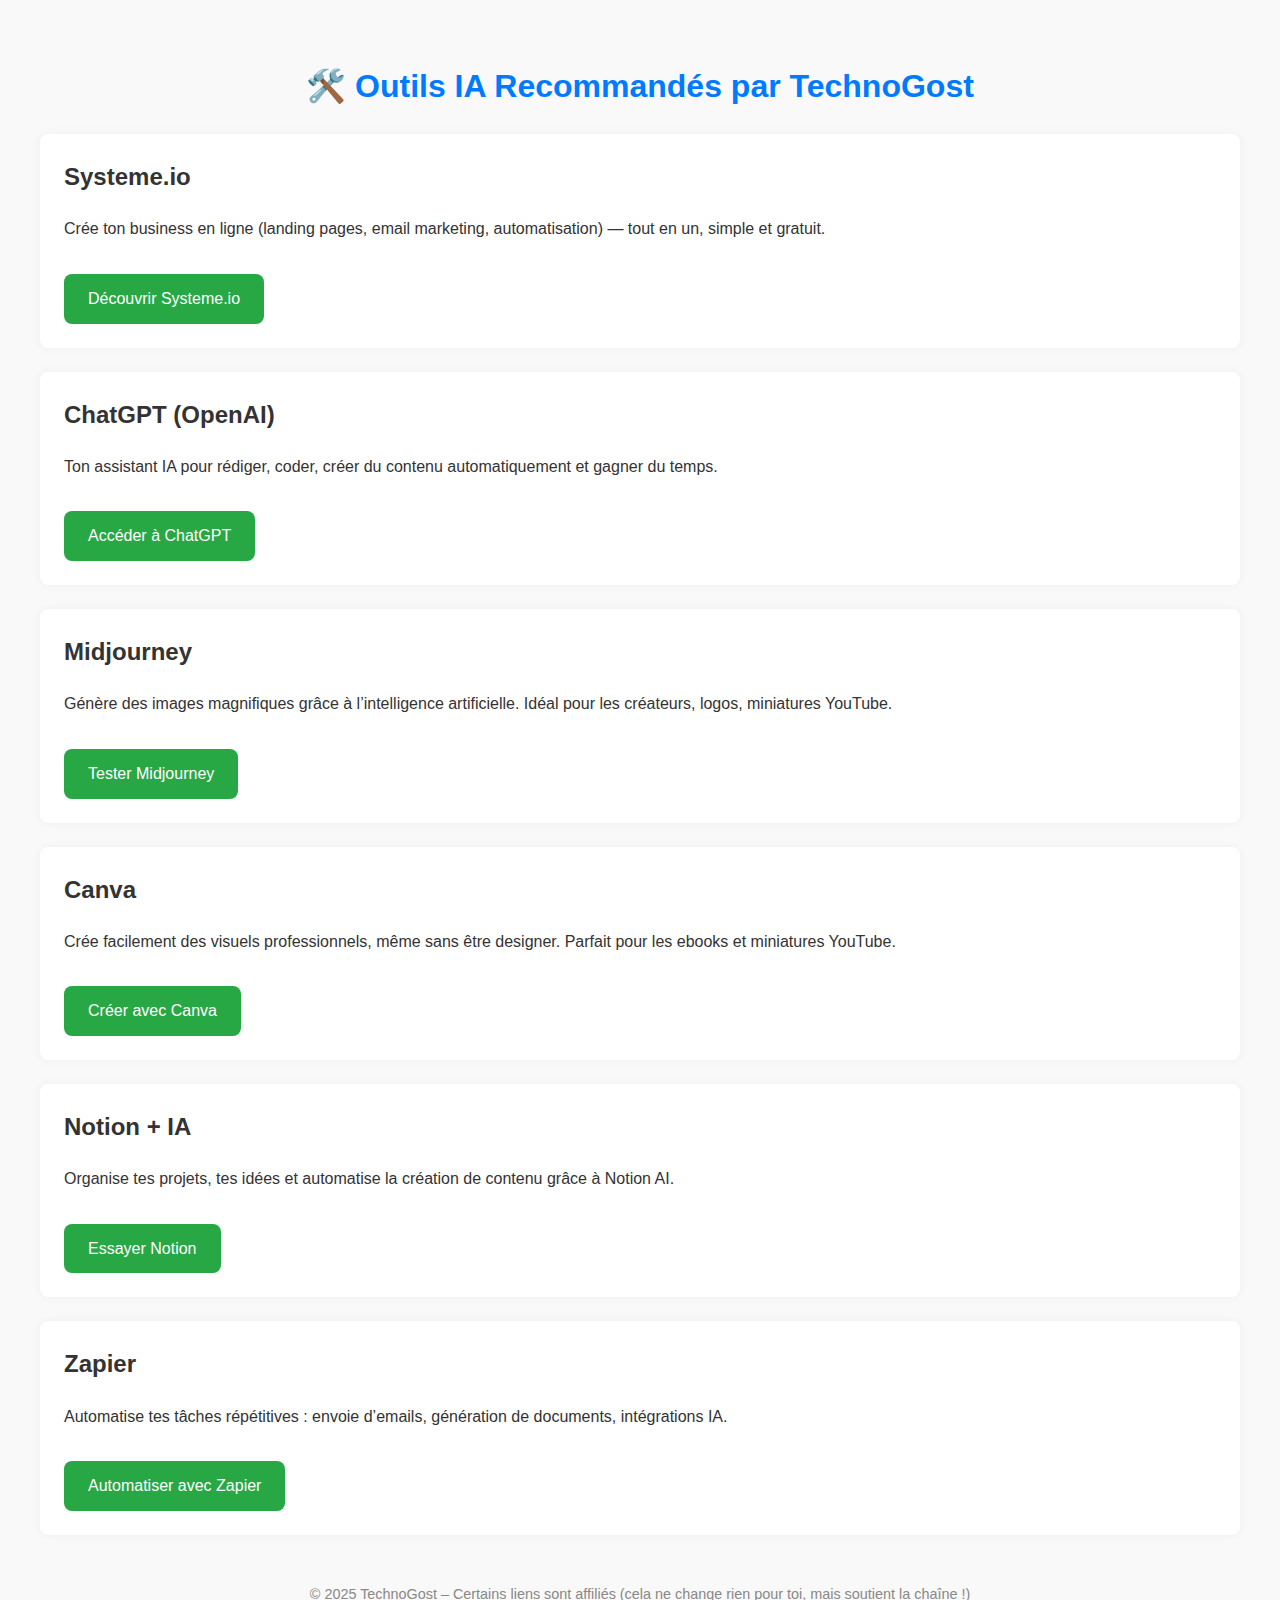
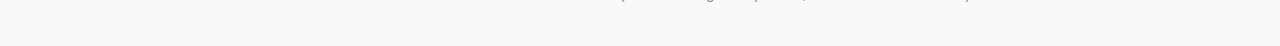
<file: page_outils_recommandes.html>
<!DOCTYPE html>
<html lang="fr">
<head>
  <meta charset="UTF-8" />
  <meta name="viewport" content="width=device-width, initial-scale=1.0" />
  <title>Outils IA Recommandés – TechnoGost</title>
  <style>
    body {
      font-family: 'Segoe UI', sans-serif;
      background-color: #f9f9f9;
      color: #333;
      padding: 2rem;
      line-height: 1.6;
    }
    h1 {
      color: #007bff;
      text-align: center;
    }
    .tool {
      background: #fff;
      border-radius: 8px;
      padding: 1.5rem;
      margin-bottom: 1.5rem;
      box-shadow: 0 0 10px rgba(0,0,0,0.05);
    }
    .tool h2 {
      margin-top: 0;
    }
    .btn {
      display: inline-block;
      margin-top: 1rem;
      background: #28a745;
      color: white;
      padding: 0.75rem 1.5rem;
      text-decoration: none;
      border-radius: 8px;
    }
    .footer {
      text-align: center;
      font-size: 0.9rem;
      margin-top: 3rem;
      color: #888;
    }
  </style>
</head>
<body>
  <h1>🛠️ Outils IA Recommandés par TechnoGost</h1>

  <div class="tool">
    <h2>Systeme.io</h2>
    <p>Crée ton business en ligne (landing pages, email marketing, automatisation) — tout en un, simple et gratuit.</p>
    <a href="https://systeme.io/fr?sa=sa02387440607420d32b0c347eba5b75e465b861d0" target="_blank" class="btn">Découvrir Systeme.io</a>
  </div>

  <div class="tool">
    <h2>ChatGPT (OpenAI)</h2>
    <p>Ton assistant IA pour rédiger, coder, créer du contenu automatiquement et gagner du temps.</p>
    <a href="https://chat.openai.com/" target="_blank" class="btn">Accéder à ChatGPT</a>
  </div>

  <div class="tool">
    <h2>Midjourney</h2>
    <p>Génère des images magnifiques grâce à l’intelligence artificielle. Idéal pour les créateurs, logos, miniatures YouTube.</p>
    <a href="https://www.midjourney.com" target="_blank" class="btn">Tester Midjourney</a>
  </div>

  <div class="tool">
    <h2>Canva</h2>
    <p>Crée facilement des visuels professionnels, même sans être designer. Parfait pour les ebooks et miniatures YouTube.</p>
    <a href="https://canva.com" target="_blank" class="btn">Créer avec Canva</a>
  </div>

  <div class="tool">
    <h2>Notion + IA</h2>
    <p>Organise tes projets, tes idées et automatise la création de contenu grâce à Notion AI.</p>
    <a href="https://notion.so" target="_blank" class="btn">Essayer Notion</a>
  </div>

  <div class="tool">
    <h2>Zapier</h2>
    <p>Automatise tes tâches répétitives : envoie d’emails, génération de documents, intégrations IA.</p>
    <a href="https://zapier.com" target="_blank" class="btn">Automatiser avec Zapier</a>
  </div>

  <div class="footer">
    © 2025 TechnoGost – Certains liens sont affiliés (cela ne change rien pour toi, mais soutient la chaîne !)
  </div>
</body>
</html>
</file>
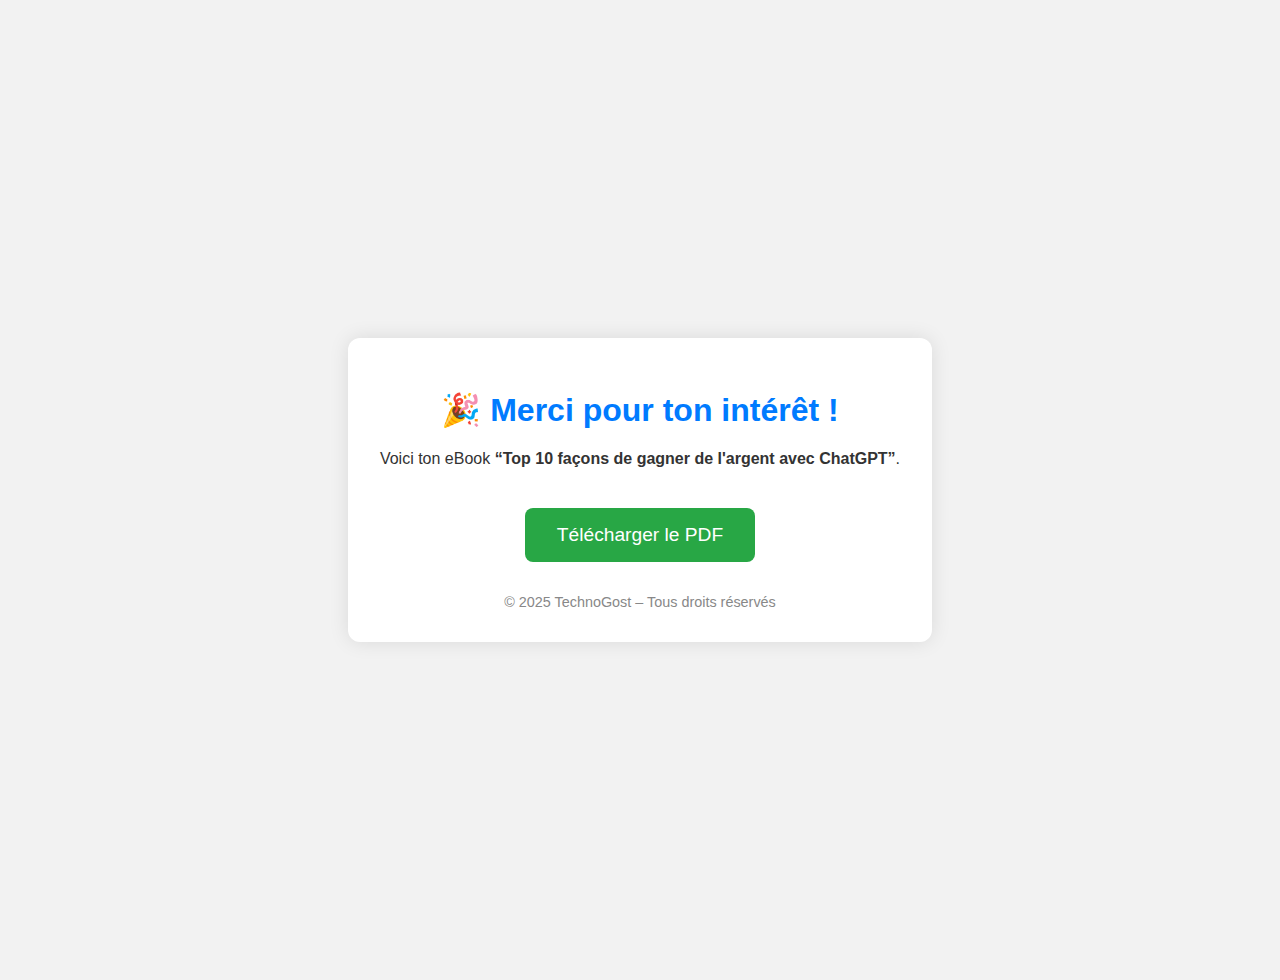
<file: page_telechargement_ebook.html>
<!DOCTYPE html>
<html lang="fr">
<head>
  <meta charset="UTF-8" />
  <meta name="viewport" content="width=device-width, initial-scale=1.0" />
  <title>Téléchargement du Guide IA - TechnoGost</title>
  <style>
    body {
      font-family: 'Segoe UI', sans-serif;
      background-color: #f2f2f2;
      color: #333;
      display: flex;
      flex-direction: column;
      align-items: center;
      justify-content: center;
      height: 100vh;
      padding: 2rem;
      text-align: center;
    }
    .box {
      background: white;
      padding: 2rem;
      border-radius: 12px;
      box-shadow: 0 0 20px rgba(0,0,0,0.1);
      max-width: 600px;
    }
    h1 {
      color: #007bff;
    }
    a.download-btn {
      display: inline-block;
      margin-top: 1.5rem;
      padding: 1rem 2rem;
      background-color: #28a745;
      color: white;
      text-decoration: none;
      font-size: 1.2rem;
      border-radius: 8px;
    }
    .footer {
      margin-top: 2rem;
      font-size: 0.9rem;
      color: #888;
    }
  </style>
</head>
<body>
  <div class="box">
    <h1>🎉 Merci pour ton intérêt !</h1>
    <p>Voici ton eBook <strong>“Top 10 façons de gagner de l'argent avec ChatGPT”</strong>.</p>
    <a href="Ebook_TechnoGost_Gagner_Argent_ChatGPT.pdf" class="download-btn" download>Télécharger le PDF</a>
    <div class="footer">© 2025 TechnoGost – Tous droits réservés</div>
  </div>
</body>
</html>
</file>
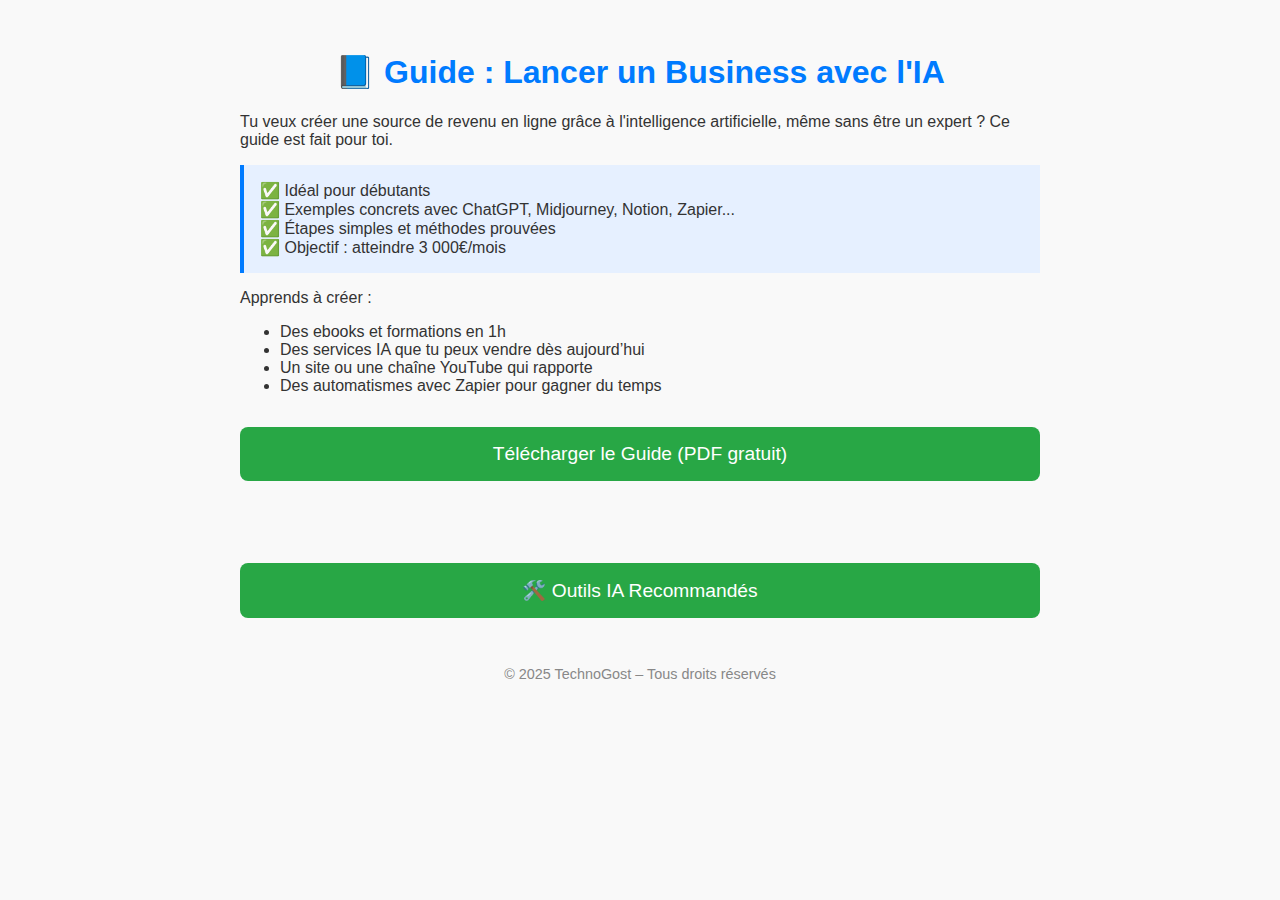
<file: page_vente_guide_ia.html>
<!DOCTYPE html>
<html lang="fr">
<head>
  <meta charset="UTF-8">
  <meta name="viewport" content="width=device-width, initial-scale=1.0">
  <title>Guide Business IA - TechnoGost</title>
  <style>
    body {
      font-family: 'Segoe UI', sans-serif;
      margin: 0;
      padding: 0;
      background-color: #f9f9f9;
      color: #333;
    }
    .container {
      max-width: 800px;
      margin: auto;
      padding: 2rem;
    }
    h1 {
      text-align: center;
      color: #007bff;
    }
    .highlight {
      background: #e6f0ff;
      padding: 1rem;
      border-left: 4px solid #007bff;
      margin: 1rem 0;
    }
    .btn {
      display: inline-block;
      background-color: #28a745;
      color: white;
      padding: 1rem 2rem;
      text-decoration: none;
      font-size: 1.2rem;
      border-radius: 8px;
      text-align: center;
      margin: 2rem auto;
      display: block;
    }
    .footer {
      text-align: center;
      font-size: 0.9rem;
      color: #888;
      margin-top: 3rem;
    }
  </style>
</head>
<body>
  <div class="container">
    <h1>📘 Guide : Lancer un Business avec l'IA</h1>
    <p>Tu veux créer une source de revenu en ligne grâce à l'intelligence artificielle, même sans être un expert ? Ce guide est fait pour toi.</p>

    <div class="highlight">
      ✅ Idéal pour débutants<br>
      ✅ Exemples concrets avec ChatGPT, Midjourney, Notion, Zapier...<br>
      ✅ Étapes simples et méthodes prouvées<br>
      ✅ Objectif : atteindre 3 000€/mois
    </div>

    <p>Apprends à créer :</p>
    <ul>
      <li>Des ebooks et formations en 1h</li>
      <li>Des services IA que tu peux vendre dès aujourd’hui</li>
      <li>Un site ou une chaîne YouTube qui rapporte</li>
      <li>Des automatismes avec Zapier pour gagner du temps</li>
    </ul>

    <a class="btn" href="Guide_Business_IA_TechnoGost.pdf" download>Télécharger le Guide (PDF gratuit)</a>
    <br>
    <a class="btn" href="page_outils_recommandes.html" >🛠️ Outils IA Recommandés</a>

    <div class="footer">
      © 2025 TechnoGost – Tous droits réservés
    </div>
  </div>
</body>
</html>
</file>
<file: style.css>
body {
  font-family: 'Segoe UI', sans-serif;
  margin: 0;
  padding: 0;
  background-color: white;
  color: #222;
  transition: background 0.3s, color 0.3s;
}
header {
  display: flex;
  justify-content: space-between;
  align-items: center;
  background-color: #111;
  color: white;
  padding: 1rem 2rem;
}
.logo {
  font-size: 1.5rem;
  font-weight: bold;
}
nav ul {
  list-style: none;
  display: flex;
  gap: 1.5rem;
}
nav a {
  color: white;
  text-decoration: none;
}
#modeToggle {
  background: none;
  border: none;
  font-size: 1.2rem;
  cursor: pointer;
  color: white;
}
section {
  padding: 3rem 2rem;
  max-width: 900px;
  margin: auto;
}
.btn {
  display: inline-block;
  background-color: #007bff;
  color: white;
  padding: 0.75rem 1.5rem;
  text-decoration: none;
  border-radius: 10px;
  margin-top: 1rem;
}
.video-container {
  text-align: center;
  margin-top: 2rem;
}
.socials {
  list-style: none;
  display: flex;
  gap: 2rem;
  padding: 0;
}
.socials a {
  text-decoration: none;
  color: #007bff;
}
footer {
  background: #111;
  color: white;
  text-align: center;
  padding: 1rem;
}
.product-card {
  background: #f0f0f0;
  padding: 2rem;
  border-radius: 10px;
  margin: 2rem 0;
}
form input, form button {
  padding: 0.75rem;
  margin: 0.5rem 0;
}
form input {
  width: 70%;
}
form button {
  background-color: #28a745;
  color: white;
  border: none;
}
.dark-mode {
  background-color: #121212;
  color: #e0e0e0;
}
.dark-mode header {
  background-color: #000;
}
</file>
